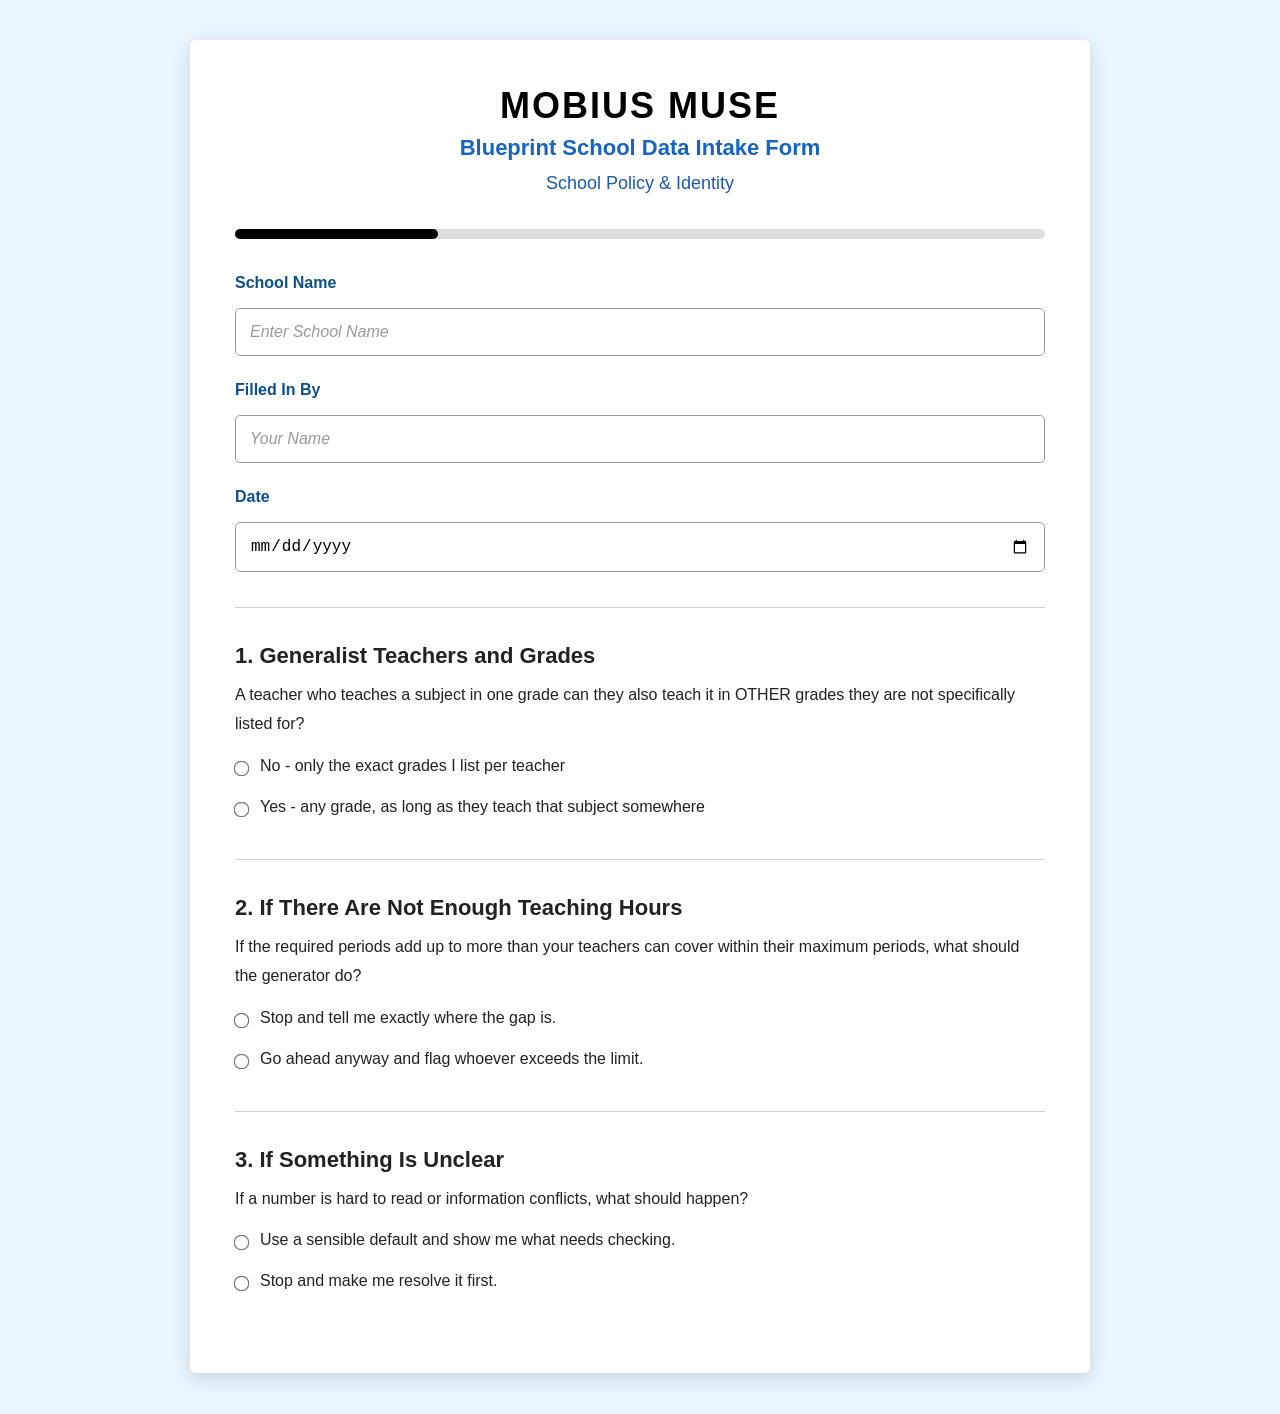
<file: index.html>
<!DOCTYPE html>
<html lang="en">
<head>
    <meta charset="UTF-8">
    <meta name="viewport"
          content="width=device-width, initial-scale=1.0">

    <title>Mobius Muse Intake Form</title>

    <link rel="stylesheet" href="style.css">
</head>

<body>

<div class="container">

    <div class="header">
        <h1>MOBIUS MUSE</h1>
        <h2>Blueprint School Data Intake Form</h2>
        <p>School Policy & Identity</p>
    </div>

    <div class="progress-container">
        <div class="progress-bar" id="progressBar"></div>
    </div>

    <form id="pageOne">

        <div class="section">

            <label for="schoolName">
                School Name
            </label>

            <input
                type="text"
                id="schoolName"
                name="schoolName"
                placeholder="Enter School Name"
                required>

        </div>

        <div class="section">

            <label for="filledBy">
                Filled In By
            </label>

            <input
                type="text"
                id="filledBy"
                name="filledBy"
                placeholder="Your Name"
                required>

        </div>

        <div class="section">

            <label for="date">
                Date
            </label>

            <input
                type="date"
                id="date"
                name="date"
                required>

        </div>

        <hr>

        <h3>1. Generalist Teachers and Grades</h3>

        <p>
            A teacher who teaches a subject in one grade can they
            also teach it in OTHER grades they are not specifically
            listed for?
        </p>

        <div class="radio-group">

            <label>

                <input
                    type="radio"
                    name="gradeScope"
                    value="explicit_only"
                    required>

                No - only the exact grades I list per teacher

            </label>

            <label>

                <input
                    type="radio"
                    name="gradeScope"
                    value="all_grades">

                Yes - any grade, as long as they teach that subject somewhere

            </label>

        </div>

        <hr>

        <h3>2. If There Are Not Enough Teaching Hours</h3>

        <p>
            If the required periods add up to more than your
            teachers can cover within their maximum periods,
            what should the generator do?
        </p>

        <div class="radio-group">

            <label>

                <input
                    type="radio"
                    name="overload"
                    value="block"
                    required>

                Stop and tell me exactly where the gap is.

            </label>

            <label>

                <input
                    type="radio"
                    name="overload"
                    value="allow">

                Go ahead anyway and flag whoever exceeds the limit.

            </label>

        </div>

        <hr>

        <h3>3. If Something Is Unclear</h3>

        <p>
            If a number is hard to read or information
            conflicts, what should happen?
        </p>

        <div class="radio-group">

            <label>

                <input
                    type="radio"
                    name="ambiguity"
                    value="warn"
                    required>

                Use a sensible default and show me what needs checking.

            </label>

            <label>

                <input
                    type="radio"
                    name="ambiguity"
                    value="stop">

                Stop and make me resolve it first.

            </label>

        </div>
</file>
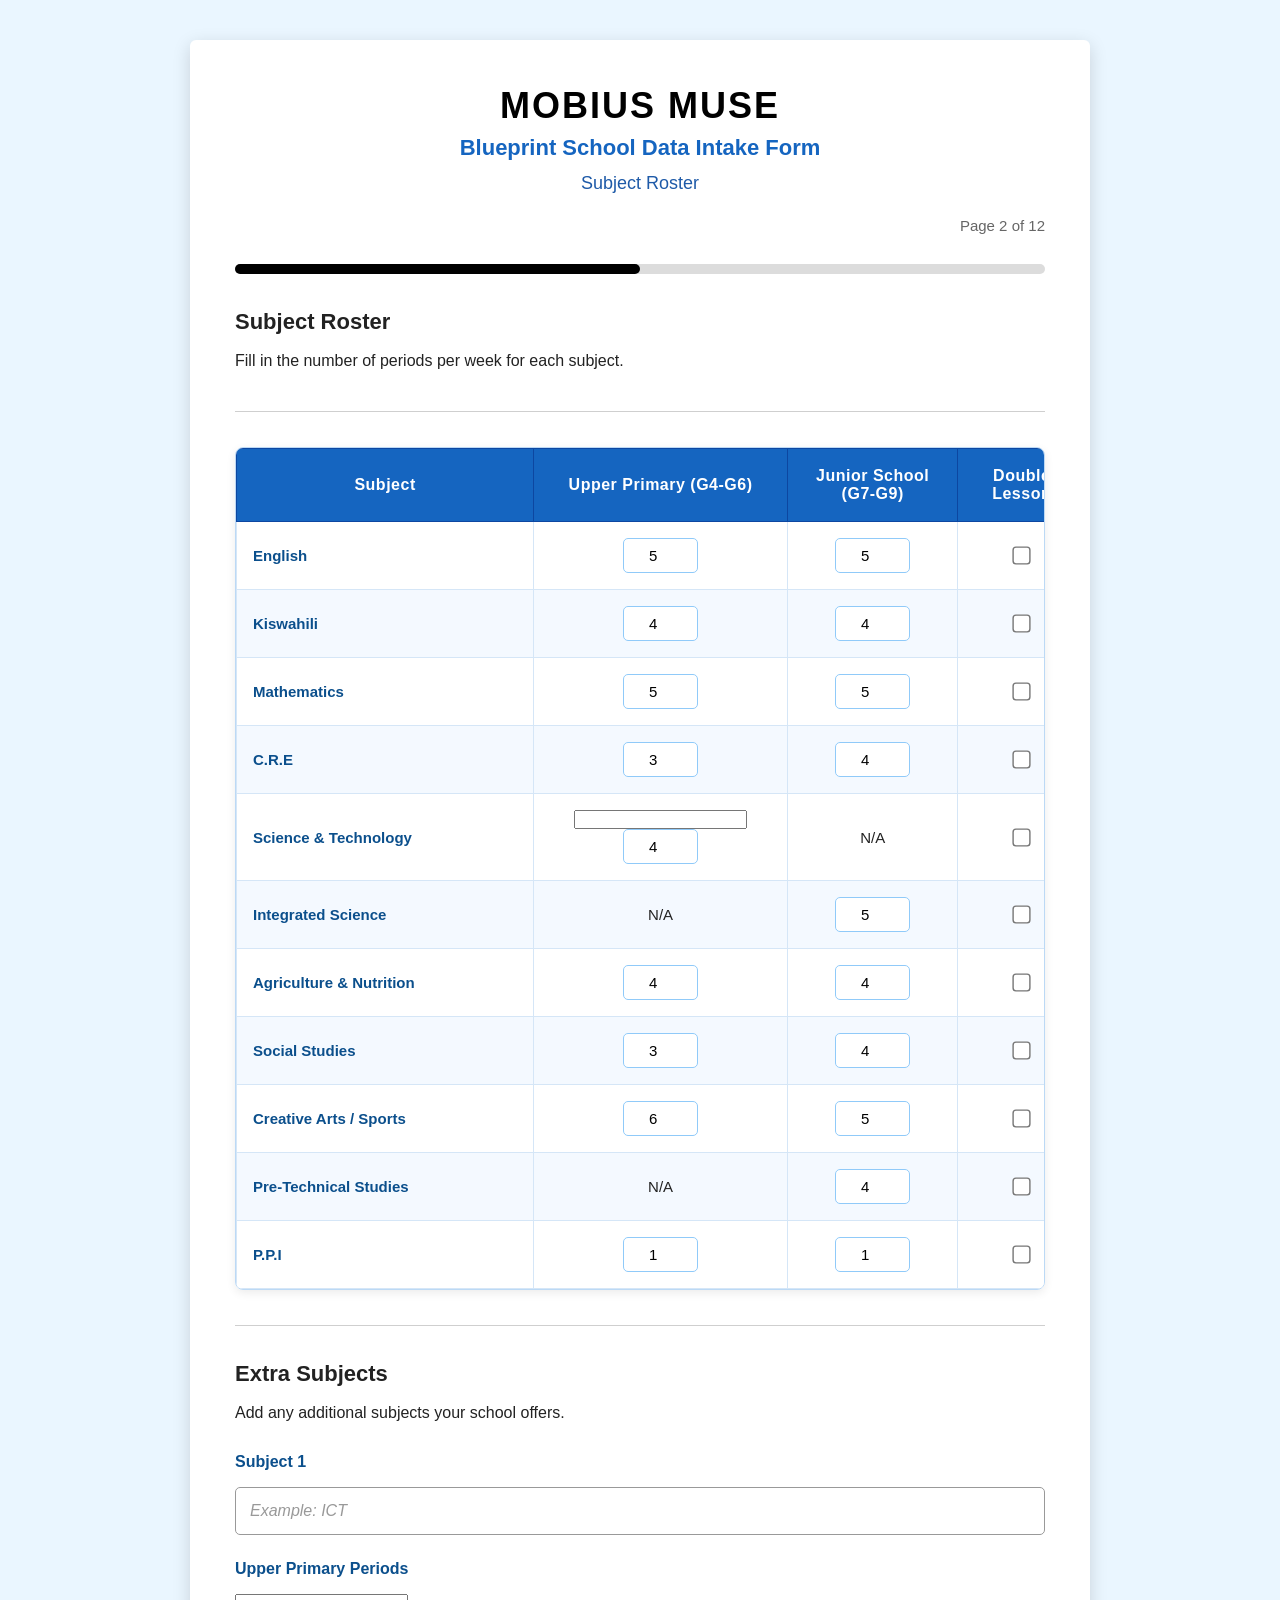
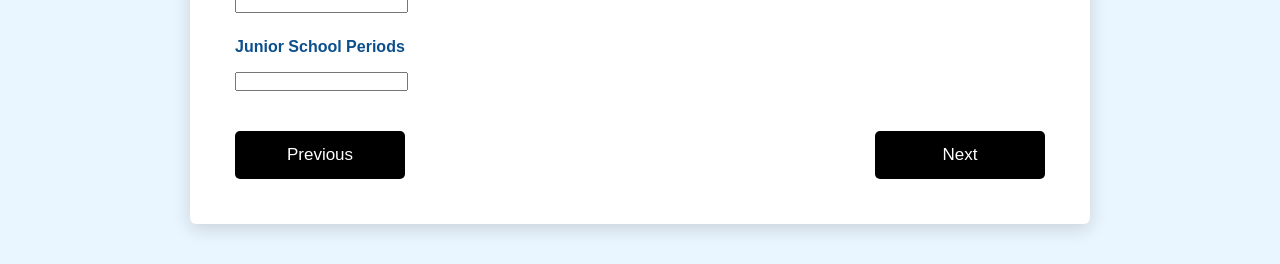
<file: page2.html>
<!DOCTYPE html>
<html lang="en">

<head>

    <meta charset="UTF-8">

    <meta name="viewport"
          content="width=device-width, initial-scale=1.0">

    <title>Mobius Muse | Subject Roster</title>

    <link rel="stylesheet" href="style.css">

</head>

<body>

<div class="container">

<div class="header">

<h1>MOBIUS MUSE</h1>

<h2>Blueprint School Data Intake Form</h2>

<p>Subject Roster</p>

<div class="page-number">

Page 2 of 12

</div>

</div>

<div class="progress-container">

<div class="progress-bar"
     style="width:50%;"></div>

</div>

<form id="pageTwo">

<h3>Subject Roster</h3>

<p>

Fill in the number of periods
per week for each subject.

</p>

<hr>

<div class="table-container">

<table>

<thead>

<tr>

<th>Subject</th>

<th>Upper Primary (G4-G6)</th>

<th>Junior School (G7-G9)</th>

<th>Double Lesson</th>

</tr>

</thead>

<tbody>

<tr>

<td>English</td>

<td>

<input
<input
type="number"
id="engUP"
value="5"
required>

</td>

<td>

<input
<input
type="number"
id="engJS"
value="5"
required>

</td>

<td>

<input
type="checkbox"
id="engDouble">

</td>

</tr>

<tr>

<td>Kiswahili</td>

<td>

<input
<input
type="number"
id="kisUP"
value="4"
required>

</td>

<td>

<input
<input
type="number"
id="kisJS"
value="4"
required>

</td>

<td>

<input
type="checkbox"
id="kisDouble">

</td>

</tr>

<tr>

<td>Mathematics</td>

<td>

<input
<input
type="number"
id="mathUP"
value="5"
required>

</td>

<td>

<input
<input
type="number"
id="mathJS"
value="5"
required>

</td>

<td>

<input
type="checkbox"
id="mathDouble">

</td>

</tr>

<tr>

<td>C.R.E</td>

<td>

<input
<input
type="number"
id="creUP"
value="3"
required>

</td>

<td>

<input
<input
type="number"
id="creJS"
value="4"
required>

</td>

<td>

<input
type="checkbox"
id="creDouble">

</td>

</tr>







    
    <tr>

<td>Science & Technology</td>

<td>

<input>
<input type="number"
id="sciUP"
value="4"
required>
</td>

<td>

N/A

</td>

<td>

<input
type="checkbox"
id="sciDouble">

</td>

</tr>

<tr>

<td>Integrated Science</td>

<td>

N/A

</td>

<td>

<input
<input
type="number"
id="intSciJS"
value="5"
required>

</td>

<td>

<input
type="checkbox"
id="intSciDouble">

</td>

</tr>

<tr>

<td>Agriculture & Nutrition</td>

<td>

<input
<input
type="number"
id="agrUP"
value="4"
required>

</td>

<td>

<input
<input
type="number"
id="agrJS"
value="4"
required>

</td>

<td>

<input
type="checkbox"
id="agrDouble">

</td>

</tr>

<tr>

<td>Social Studies</td>

<td>

<input
<input
type="number"
id="sstUP"
value="3"
required>

</td>

<td>

<input
<input
type="number"
id="sstJS"
value="4"
required>

</td>

<td>

<input
type="checkbox"
id="sstDouble">

</td>

</tr>

<tr>

<td>Creative Arts / Sports</td>

<td>

<input
<input
type="number"
id="casUP"
value="6"
required>

</td>

<td>

<input
<input
type="number"
id="casJS"
value="5"
required>

</td>

<td>

<input
type="checkbox"
id="casDouble">

</td>

</tr>

<tr>

<td>Pre-Technical Studies</td>

<td>

N/A

</td>

<td>

<input
<input
type="number"
id="preTechJS"
value="4"
required>

</td>

<td>

<input
type="checkbox"
id="preTechDouble">

</td>

</tr>

<tr>

<td>P.P.I</td>

<td>

<input
<input
type="number"
id="ppiUP"
value="1"
required>

</td>

<td>

<input
<input
type="number"
id="ppiJS"
value="1"
required>

</td>

<td>

<input
type="checkbox"
id="ppiDouble">

</td>

</tr>

</tbody>

</table>

</div>

<hr>

<h3>Extra Subjects</h3>

<p>
Add any additional subjects your school offers.
</p>

<div class="section">

<label>Subject 1</label>

<input
type="text"
id="extraSubject1"
placeholder="Example: ICT">

</div>

<div class="section">

<label>Upper Primary Periods</label>

<input
type="number"
id="extraUP1">

</div>

<div class="section">

<label>Junior School Periods</label>

<input
type="number"
id="extraJS1">

</div>

<div class="buttons">

<button
type="button"
onclick="window.location.href='index.html'">

Previous

</button>

<button
type="button"
id="nextPage2">

Next

</button>

</div>

</form>

</div>

<script src="script.js"></script>

</body>

</html>
</file>
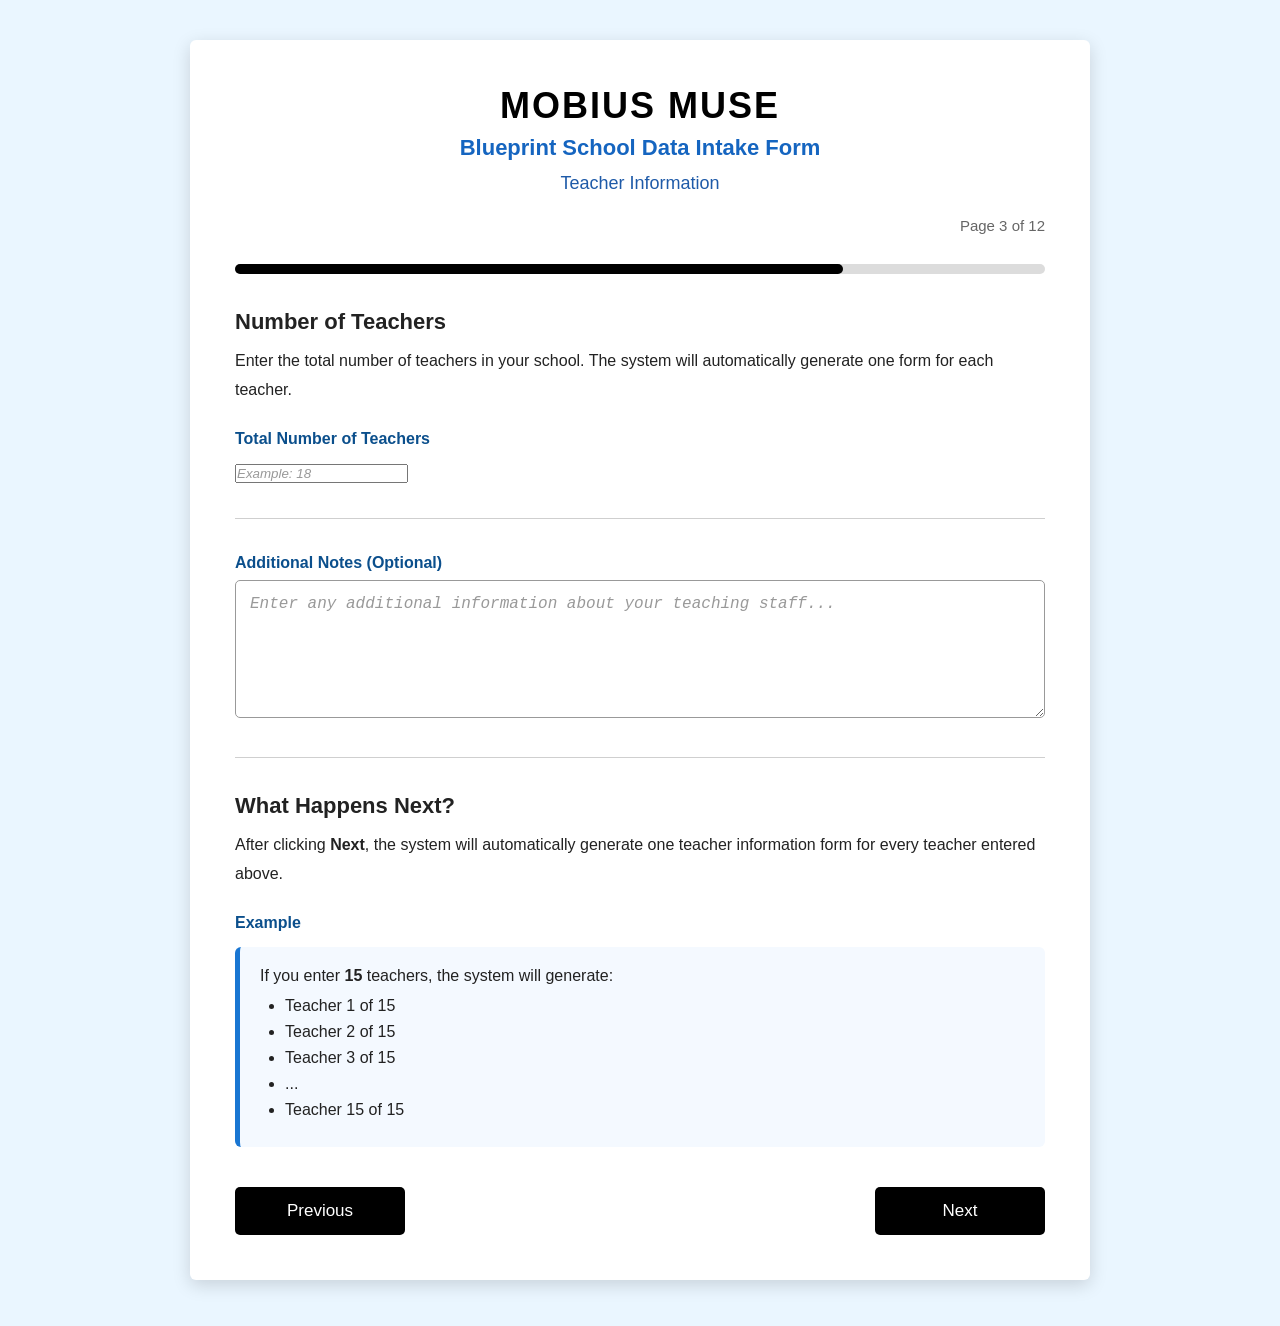
<file: page3.html>
<!DOCTYPE html>
<html lang="en">

<head>

<meta charset="UTF-8">

<meta name="viewport"
content="width=device-width, initial-scale=1.0">

<title>Mobius Muse | Teacher Information</title>

<link rel="stylesheet" href="style.css">

</head>

<body>

<div class="container">

<div class="header">

<h1>MOBIUS MUSE</h1>

<h2>Blueprint School Data Intake Form</h2>

<p>Teacher Information</p>

<div class="page-number">

Page 3 of 12

</div>

</div>

<div class="progress-container">

<div class="progress-bar"
style="width:75%;"></div>

</div>

<form id="pageThree">

<h3>Number of Teachers</h3>

<p>

Enter the total number of teachers in your school.
The system will automatically generate one form for each teacher.

</p>

<div class="section">

<label for="teacherCount">

Total Number of Teachers

</label>

<input
type="number"
id="teacherCount"
name="teacherCount"
min="1"
placeholder="Example: 18"
required>

</div>

<hr>

<div class="section">

<label for="schoolNotes">

Additional Notes (Optional)

</label>

<textarea
id="schoolNotes"
rows="6"
placeholder="Enter any additional information about your teaching staff..."></textarea>

</div>
  <hr>

<h3>What Happens Next?</h3>

<p>
After clicking <strong>Next</strong>, the system will automatically generate one
teacher information form for every teacher entered above.
</p>

<div class="section">

    <label>Example</label>

    <div class="preview-box">

        If you enter <strong>15</strong> teachers, the system will generate:

        <ul>

            <li>Teacher 1 of 15</li>

            <li>Teacher 2 of 15</li>

            <li>Teacher 3 of 15</li>

            <li>...</li>

            <li>Teacher 15 of 15</li>

        </ul>

    </div>

</div>

<div class="buttons">

<button
type="button"
onclick="window.location.href='page2.html'">

Previous

</button>

<button
type="button"
id="generateTeachers">Next</button>

</div>

</form>

</div>

<script src="script.js"></script>

</body>

</html>
</file>
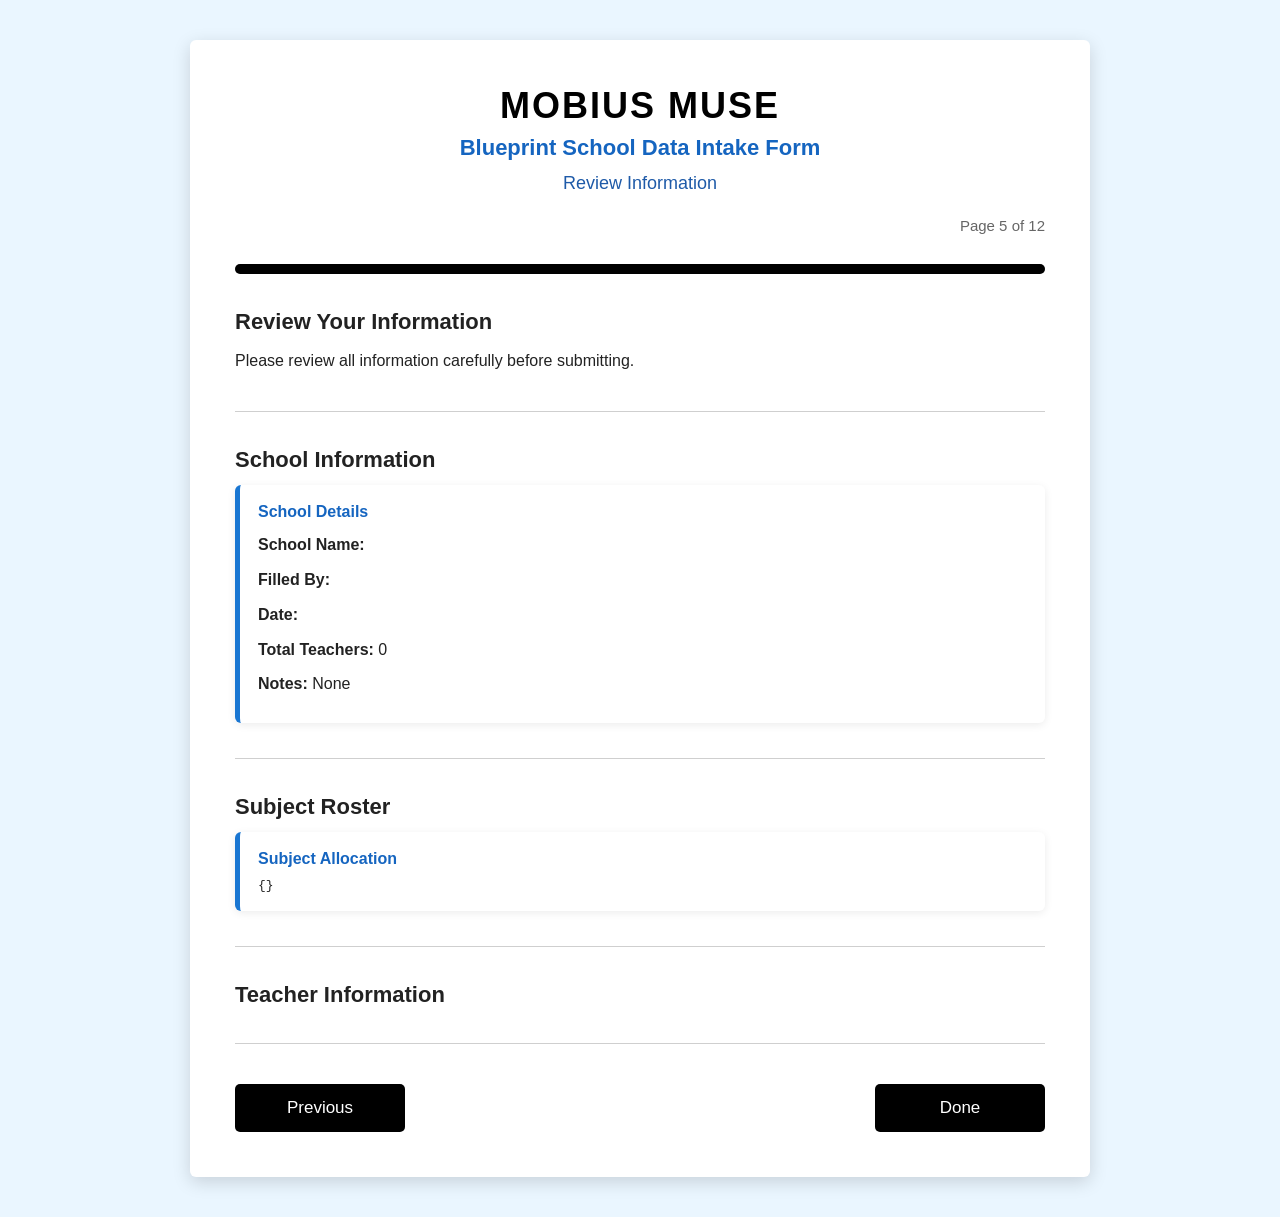
<file: review.html>
<!DOCTYPE html>
<html lang="en">

<head>

<meta charset="UTF-8">

<meta name="viewport"
content="width=device-width, initial-scale=1.0">

<title>Mobius Muse | Review</title>

<link rel="stylesheet"
href="style.css">

</head>

<body>

<div class="container">

<div class="header">

<h1>MOBIUS MUSE</h1>

<h2>Blueprint School Data Intake Form</h2>

<p>Review Information</p>

<div class="page-number">

Page 5 of 12

</div>

</div>

<div class="progress-container">

<div class="progress-bar"
style="width:100%;">

</div>

</div>

<h3>

Review Your Information

</h3>

<p>

Please review all information carefully before submitting.

</p>

<hr>

<h3>

School Information

</h3>

<div id="schoolReview">

</div>

<hr>

<h3>

Subject Roster

</h3>

<div id="subjectReview">

</div>

<hr>

<h3>

Teacher Information

</h3>

<div id="teacherReview">

</div>

<hr>

<div class="buttons">

<button
type="button"
onclick="window.location.href='teacher.html'">

Previous

</button>

<button
type="button"
id="doneButton">

Done

</button>

</div>

</div>

<script src="script.js"></script>

</body>

</html>
</file>
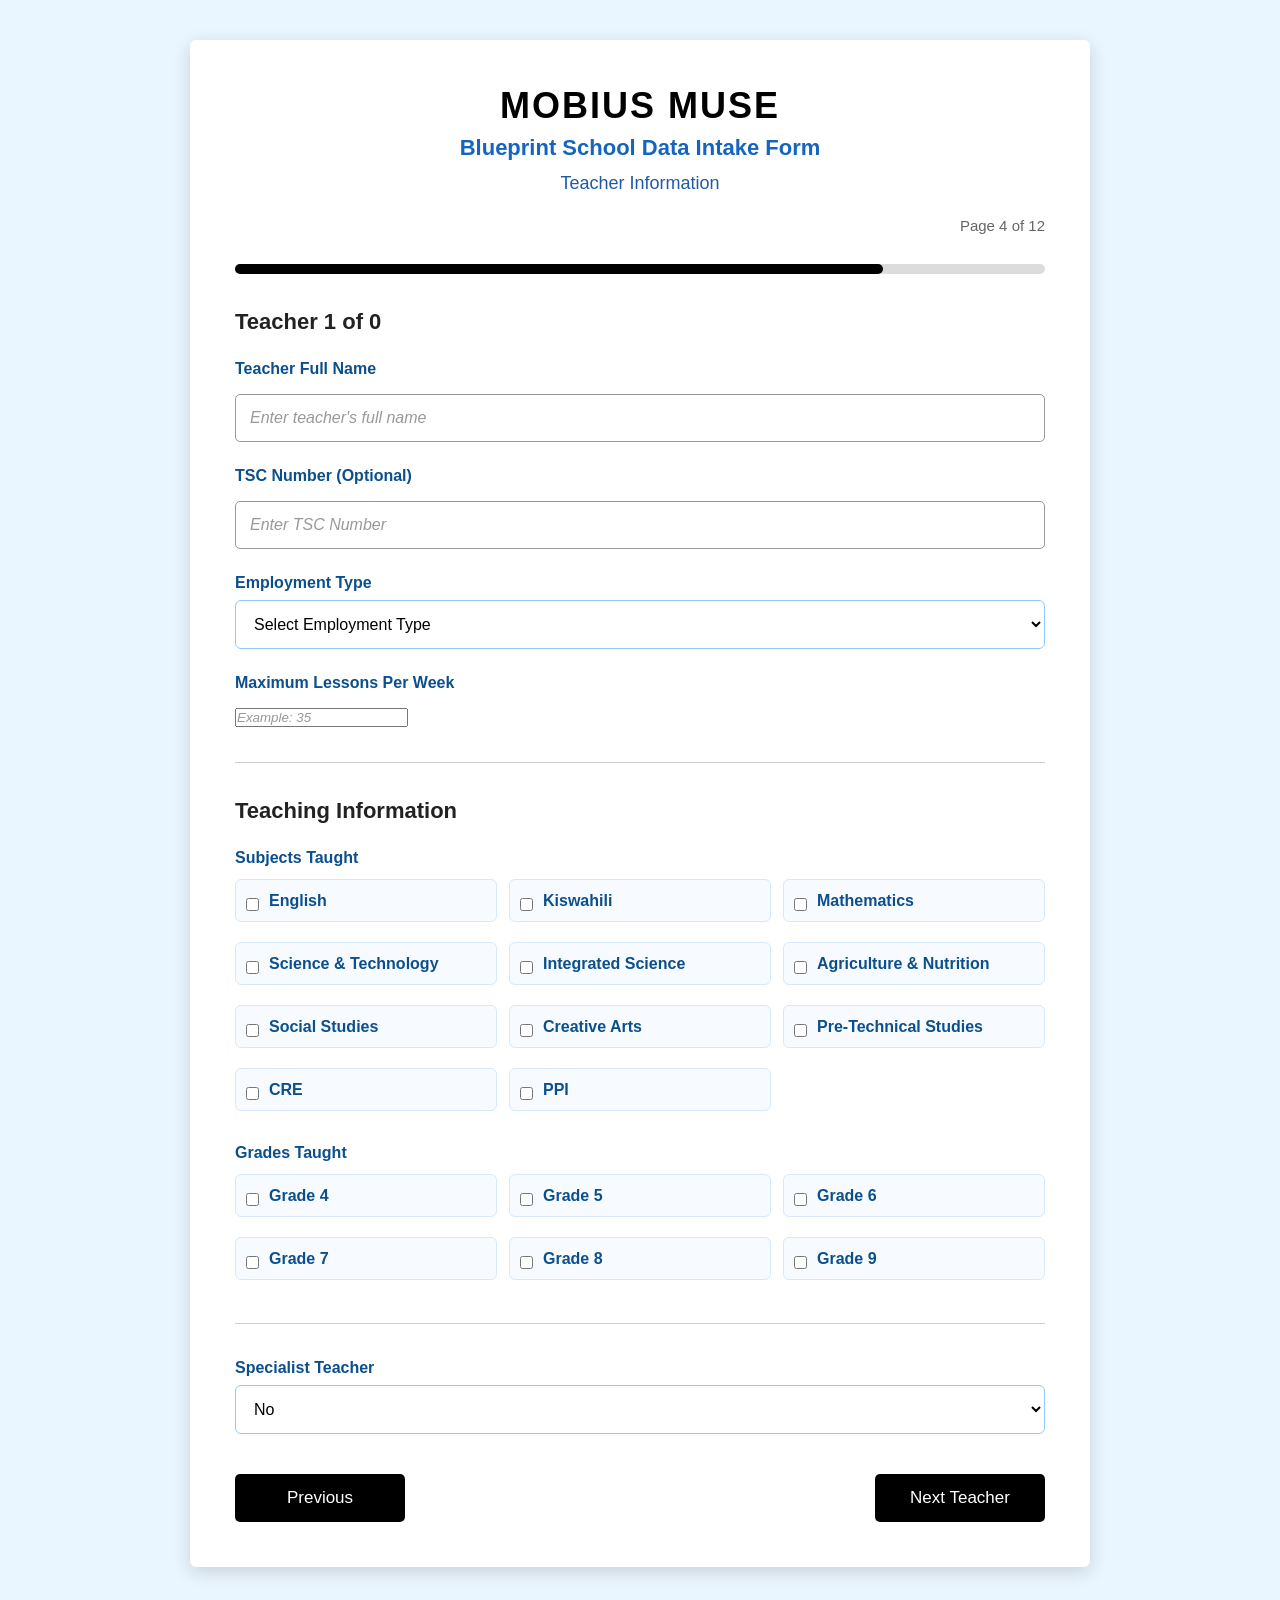
<file: teacher.html>
<!DOCTYPE html>
<html lang="en">

<head>

<meta charset="UTF-8">

<meta name="viewport"
content="width=device-width, initial-scale=1.0">

<title>Mobius Muse | Teacher Information</title>

<link rel="stylesheet" href="style.css">

</head>

<body>

<div class="container">

<div class="header">

<h1>MOBIUS MUSE</h1>

<h2>Blueprint School Data Intake Form</h2>

<p id="teacherTitle">

Teacher Information

</p>

<div class="page-number">

Page 4 of 12

</div>

</div>

<div class="progress-container">

<div class="progress-bar"
style="width:80%;"></div>

</div>

<form id="teacherForm">

<h3 id="teacherHeading">

Teacher 1

</h3>

<div class="section">

<label>

Teacher Full Name

</label>

<input
type="text"
id="teacherName"
placeholder="Enter teacher's full name"
required>

</div>

<div class="section">

<label>

TSC Number (Optional)

</label>

<input
type="text"
id="tscNumber"
placeholder="Enter TSC Number">

</div>

<div class="section">

<label>

Employment Type

</label>

<select id="employmentType" required>

<option value="">

Select Employment Type

</option>

<option>

Permanent

</option>

<option>

BOM

</option>

<option>

Intern

</option>

<option>

Contract

</option>

</select>

</div>

<div class="section">

<label>

Maximum Lessons Per Week

</label>

<input
type="number"
id="maximumLessons"
min="1"
placeholder="Example: 35"
required>

  </div>

  <hr>

<h3>Teaching Information</h3>

<div class="section">

<label>
Subjects Taught
</label>

<div class="checkbox-group">

<label><input type="checkbox" value="English"> English</label>

<label><input type="checkbox" value="Kiswahili"> Kiswahili</label>

<label><input type="checkbox" value="Mathematics"> Mathematics</label>

<label><input type="checkbox" value="Science & Technology"> Science & Technology</label>

<label><input type="checkbox" value="Integrated Science"> Integrated Science</label>

<label><input type="checkbox" value="Agriculture & Nutrition"> Agriculture & Nutrition</label>

<label><input type="checkbox" value="Social Studies"> Social Studies</label>

<label><input type="checkbox" value="Creative Arts"> Creative Arts</label>

<label><input type="checkbox" value="Pre-Technical Studies"> Pre-Technical Studies</label>

<label><input type="checkbox" value="CRE"> CRE</label>

<label><input type="checkbox" value="PPI"> PPI</label>

</div>

</div>

<div class="section">

<label>

Grades Taught

</label>

<div class="checkbox-group">

<label><input type="checkbox" value="Grade 4"> Grade 4</label>

<label><input type="checkbox" value="Grade 5"> Grade 5</label>

<label><input type="checkbox" value="Grade 6"> Grade 6</label>

<label><input type="checkbox" value="Grade 7"> Grade 7</label>

<label><input type="checkbox" value="Grade 8"> Grade 8</label>

<label><input type="checkbox" value="Grade 9"> Grade 9</label>

</div>

</div>

<hr>

<div class="section">

<label>

Specialist Teacher

</label>

<select id="specialistTeacher">

<option value="No">

No

</option>

<option value="Yes">

Yes

</option>

</select>

</div>

<div class="buttons">

<button
type="button"
onclick="window.location.href='page3.html'">

Previous

</button>

<button
type="button"
id="saveTeacher">

Next Teacher

</button>

</div>

</form>

</div>

<script src="script.js"></script>

</body>

  </html>
</file>
<file: style.css>
/* ==========================================
   MOBIUS MUSE - PAGE 1
   STYLE.CSS
========================================== */

*{
    margin:0;
    padding:0;
    box-sizing:border-box;
}

body{

    background:#eaf6ff;

    font-family:Arial, Helvetica, sans-serif;

    color:#222;

    padding:40px 20px;

}

/* ==========================
   PAPER
========================== */

.container{

    max-width:900px;

    margin:auto;

    background:white;

    padding:45px;

    border-radius:6px;

    box-shadow:0 5px 18px rgba(0,0,0,.15);

}

/* ==========================
   HEADER
========================== */

.header{

    text-align:center;
   color:#0B4F8C;

    margin-bottom:30px;

}

.header h1{

    font-size:36px;

    color:#000;

    letter-spacing:2px;

    margin-bottom:8px;

}

.header h2{

    font-size:22px;
     color:#1565C0;

    font-weight:600;

    margin-bottom:6px;

}

.header p{

    font-size:18px;

    color:#1E5AA8;

}

/* ==========================
   PAGE NUMBER
========================== */

.page-number{

    text-align:right;

    margin-bottom:25px;

    color:#666;

    font-size:15px;

}

/* ==========================
   PROGRESS BAR
========================== */

.progress-container{

    width:100%;

    height:10px;

    background:#dcdcdc;

    border-radius:50px;

    margin-bottom:35px;

}

.progress-bar{

    width:25%;

    height:100%;

    background:#000;

    border-radius:50px;

}

/* ==========================
   FORM
========================== */

.section{

    margin-bottom:25px;

}

label{

    display:block;

    font-weight:bold;

    margin-bottom:8px;

}

input[type=text],
input[type=date],
textarea{

    width:100%;

    padding:14px;

    border:1px solid #999;

    border-radius:5px;

    font-size:16px;

    transition:.3s;

}

textarea{

    min-height:130px;

    resize:vertical;

}

input:focus,
textarea:focus{

    outline:none;

    border:2px solid #000;

}

/* ==========================
   QUESTIONS
========================== */

h3{

    margin-top:20px;

    margin-bottom:12px;

    font-size:22px;

}

p{

    margin-bottom:18px;

    line-height:1.8;

}

/* ==========================
   RADIO BUTTONS
========================== */

.radio-group{

    display:flex;

    flex-direction:column;

    gap:15px;

    margin-bottom:30px;

}

.radio-group label{

    display:flex;

    align-items:flex-start;

    gap:12px;

    font-weight:normal;

}

input[type=radio]{

    margin-top:5px;

    transform:scale(1.2);

}

/* ==========================
   LINE
========================== */

hr{

    margin:35px 0;

    border:none;

    border-top:1px solid #cfcfcf;

}

/* ==========================
   BUTTONS
========================== */

.buttons{

    display:flex;

    justify-content:flex-end;

    margin-top:40px;

}

button{

    background:#000;

    color:white;

    border:none;

    padding:14px 35px;

    font-size:17px;

    cursor:pointer;

    border-radius:5px;

    transition:.3s;

}

button:hover{

    background:#333;

}

/* ==========================
   MOBILE
========================== */

@media(max-width:768px){

.container{

    padding:25px;

}

.header h1{

    font-size:28px;

}

.header h2{

    font-size:18px;

}

.header p{

    font-size:16px;

}

h3{

    font-size:19px;

}

button{

    width:100%;

}

.buttons{

    justify-content:center;

}

}
/* ==========================================
   OPTIONAL PROFESSIONAL FINISHES
========================================== */

/* Smooth page animation */
.container{
    animation: fadeIn 0.6s ease-in-out;
}

@keyframes fadeIn{
    from{
        opacity:0;
        transform:translateY(15px);
    }
    to{
        opacity:1;
        transform:translateY(0);
    }
}

/* Better placeholders */
::placeholder{
    color:#999;
    font-style:italic;
}

/* Better input hover */
input[type=text]:hover,
input[type=date]:hover,
textarea:hover{
    border-color:#555;
}

/* Better radio hover */
.radio-group label:hover{
    background:#f7f7f7;
    padding:8px;
    border-radius:5px;
    transition:0.3s;
}

/* Button click animation */
button:active{
    transform:scale(0.98);
}

/* Nice scrollbar */
::-webkit-scrollbar{
    width:10px;
}

::-webkit-scrollbar-track{
    background:#f1f1f1;
}

::-webkit-scrollbar-thumb{
    background:#888;
    border-radius:10px;
}

::-webkit-scrollbar-thumb:hover{
    background:#555;
}

/*page 2 css*/
/* ==========================================
   PAGE 2 - PROFESSIONAL SUBJECT TABLE
========================================== */

.table-container{

    margin-top:30px;
    overflow-x:auto;
    border:1px solid #bcd9f5;
    border-radius:8px;
    background:#ffffff;

    box-shadow:0 3px 10px rgba(0,0,0,.08);

}

table{

    width:100%;
    border-collapse:collapse;
    min-width:850px;

}

/* ==========================
   HEADER
========================== */

table thead{

    background:#1565C0;

}

table thead th{

    color:white;
    font-size:16px;
    font-weight:bold;

    padding:18px 15px;

    border:1px solid #0D47A1;

    text-align:center;

    letter-spacing:.5px;

}

/* ==========================
   BODY
========================== */

table tbody tr{

    transition:.3s;

}

table tbody tr:nth-child(odd){

    background:#ffffff;

}

table tbody tr:nth-child(even){

    background:#f4f9ff;

}

table tbody tr:hover{

    background:#dbeeff;

}

table td{

    border:1px solid #d5e6f7;

    padding:16px;

    font-size:15px;

    text-align:center;

}

/* ==========================
   SUBJECT NAMES
========================== */

table td:first-child{

    text-align:left;

    color:#0B4F8C;

    font-weight:600;

    width:35%;

}

/* ==========================
   INPUTS
========================== */

table input[type=number]{

    width:75px;

    padding:8px;

    text-align:center;

    font-size:15px;

    border:1px solid #90CAF9;

    border-radius:5px;

    background:white;

}

table input[type=number]:focus{

    outline:none;

    border:2px solid #1976D2;

    box-shadow:0 0 5px rgba(25,118,210,.3);

}

/* ==========================
   CHECKBOXES
========================== */

table input[type=checkbox]{

    transform:scale(1.4);

    cursor:pointer;

    display:block;

    margin:auto;

}

/* ==========================
   EXTRA SUBJECTS
========================== */

.section{

    margin-top:25px;

}

.section label{

    color:#0B4F8C;

}

.section input{

    margin-top:8px;

}

/* ==========================
   BUTTONS
========================== */

.buttons{

    display:flex;

    justify-content:space-between;

    gap:20px;

    margin-top:40px;

}

.buttons button{

    min-width:170px;

}

/* ==========================
   TABLET
========================== */

@media(max-width:1024px){

.container{

    padding:30px;

}

table{

    min-width:820px;

}

}

/* ==========================
   PHONE
========================== */

@media(max-width:768px){

.container{

    padding:20px;

}

.buttons{

    flex-direction:column;

}

.buttons button{

    width:100%;

}

table{

    font-size:14px;

}

table th,
table td{

    padding:12px;

}

table input[type=number]{

    width:65px;

}

   }

/*page3 css*/
/* ==========================
   PREVIEW BOX
========================== */

.preview-box{

    background:#f4f9ff;

    border-left:5px solid #1976D2;

    padding:20px;

    margin-top:15px;

    border-radius:6px;

}

.preview-box ul{

    margin-top:12px;

    margin-left:25px;

}

.preview-box li{

    margin-bottom:8px;

}
/*teacher.html*/

/* ==========================
   SELECT BOX
========================== */

select{

    width:100%;

    padding:14px;

    border:1px solid #90CAF9;

    border-radius:6px;

    font-size:16px;

    background:white;

}

select:focus{

    outline:none;

    border:2px solid #1976D2;

}

/* ==========================
   CHECKBOX GROUP
========================== */

.checkbox-group{

    display:grid;

    grid-template-columns:repeat(auto-fit,minmax(220px,1fr));

    gap:12px;

    margin-top:12px;

}

.checkbox-group label{

    display:flex;

    align-items:center;

    gap:10px;

    padding:10px;

    background:#f7fbff;

    border:1px solid #d6e9fb;

    border-radius:6px;

}

.checkbox-group label:hover{

    background:#eaf4ff;

    cursor:pointer;

}

/* =====================================
   REVIEW PAGE
===================================== */

.review-card{

    background:white;

    border-left:5px solid #1976D2;

    padding:18px;

    margin-bottom:20px;

    border-radius:6px;

    box-shadow:0 2px 8px rgba(0,0,0,.08);

}

.review-card h4{

    color:#1565C0;

    margin-bottom:10px;

}

.review-card p{

    margin:6px 0;

}
</file>
